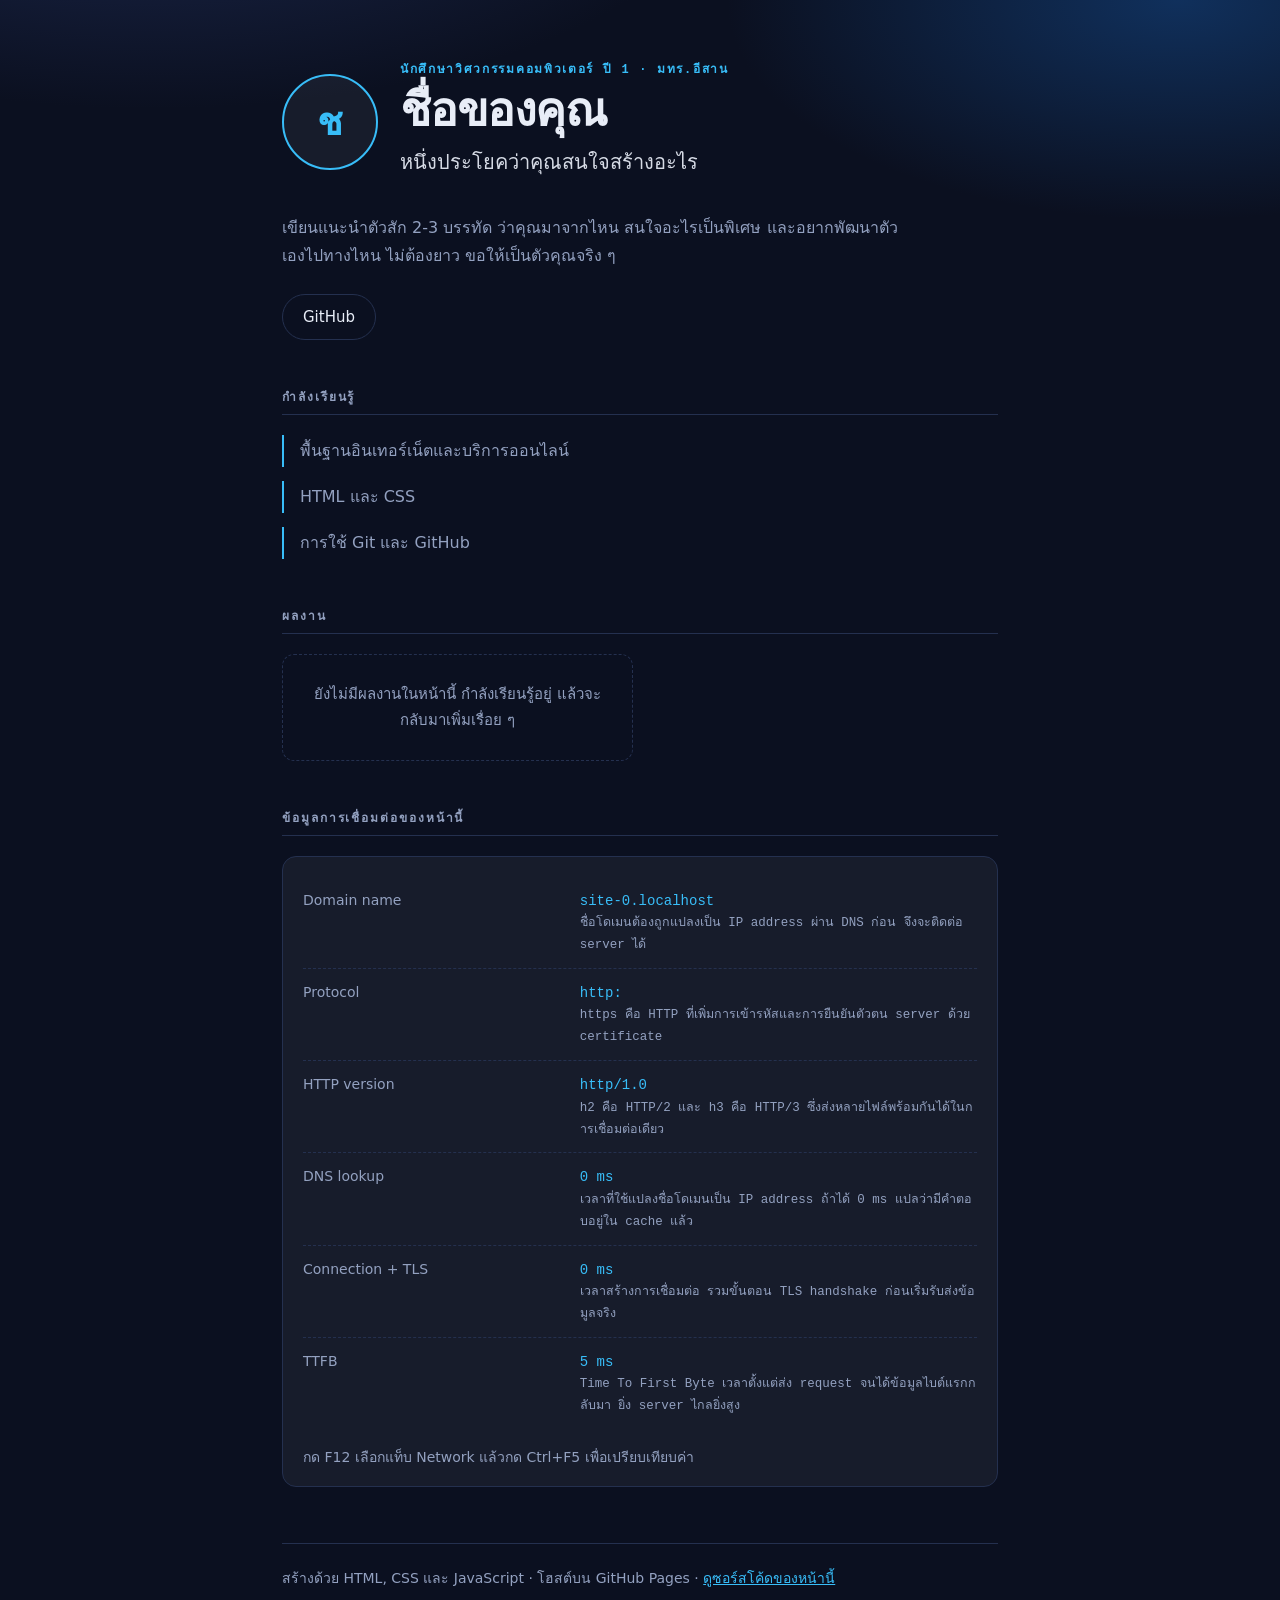
<file: starter/index.html>
<!doctype html>
<html lang="th">
<head>
<meta charset="utf-8">
<meta name="viewport" content="width=device-width, initial-scale=1">
<title>เว็บไซต์ของฉัน</title>
<link rel="icon" href="data:image/svg+xml,<svg xmlns='http://www.w3.org/2000/svg' viewBox='0 0 100 100'><text y='.9em' font-size='90'>⚡</text></svg>">

<!-- ==========================================================================
     แก้เฉพาะในกล่องนี้ก็พอ ส่วนอื่นของไฟล์ไม่ต้องแตะก็ได้
     ทุกช่องมีคำอธิบายกำกับว่าใส่อะไร
     ========================================================================== -->
<script>
const ME = {

  // GitHub username ของคุณ ใช้ดึงรูปโปรไฟล์มาแสดงอัตโนมัติ ไม่ต้องอัปโหลดรูปเอง
  github: "your-username",

  // ชื่อที่ต้องการให้แสดง ใช้ชื่อเล่นได้
  name: "ชื่อของคุณ",

  // บอกว่าคุณคือใคร สั้น ๆ
  role: "นักศึกษาวิศวกรรมคอมพิวเตอร์ ปี 1 · มทร.อีสาน",

  // หนึ่งประโยคว่าคุณสนใจสร้างอะไร เขียนให้เจาะจง อย่าเขียนกว้าง ๆ
  // ไม่ดี: "รักการเขียนโปรแกรม"   ดี: "อยากทำระบบรดน้ำต้นไม้ที่ดูพยากรณ์อากาศก่อนรดน้ำ"
  tagline: "หนึ่งประโยคว่าคุณสนใจสร้างอะไร",

  // แนะนำตัว 2-3 บรรทัด ว่ามาจากไหน สนใจอะไร กำลังจะไปทางไหน
  about: "เขียนแนะนำตัวสัก 2-3 บรรทัด ว่าคุณมาจากไหน สนใจอะไรเป็นพิเศษ และอยากพัฒนาตัวเองไปทางไหน ไม่ต้องยาว ขอให้เป็นตัวคุณจริง ๆ",

  // กำลังเรียนรู้อะไรอยู่ตอนนี้ ใส่ได้ 2-5 รายการ
  learning: [
    "พื้นฐานอินเทอร์เน็ตและบริการออนไลน์",
    "HTML และ CSS",
    "การใช้ Git และ GitHub",
  ],

  // ผลงาน ปี 1 เทอมแรกยังไม่มีก็ไม่เป็นไร ปล่อยว่างไว้ได้ หน้าเว็บจะขึ้นข้อความให้เอง
  // เมื่อมีงานแล้วค่อยเพิ่มทีละชิ้น เช่น
  // { title: "เครื่องวัดอุณหภูมิห้อง", desc: "ใช้ Arduino กับเซนเซอร์ DHT11", url: "" },
  works: [],

  // ช่องทางติดต่อ ใช้ลิงก์สาธารณะเท่านั้น อย่าใส่เบอร์โทรหรืออีเมลส่วนตัว
  links: [
    { label: "GitHub", url: "https://github.com/your-username" },
  ],

  // ธีมสี เลือกหนึ่งอย่าง: "ocean" | "sunset" | "forest" | "grape" | "mono" | "mono-light"
  theme: "ocean",

};
</script>

<style>
/* ---------- สีพื้นฐาน ทุกธีมใช้ร่วมกัน ---------- */
:root {
  --bg:#0b1020; --line:#24304f; --text:#e8edf7; --muted:#93a1c0;
  --surface:rgba(255,255,255,.05);      /* พื้นของการ์ดผลงานและแผงข้อมูล */
  --mono: ui-monospace,"SF Mono",Menlo,Consolas,monospace;
}

/* ---------- ธีมสี เลือกได้ที่ช่อง theme ด้านบน ไม่ต้องแก้ตรงนี้ ----------
   ห้าธีมแรกเปลี่ยนแค่สีเน้นกับแสงพื้นหลัง พื้นหลังยังเข้มเหมือนกันหมด
   จึงไม่มีทางเลือกจนอ่านไม่ออก                                          */
:root,
[data-theme="ocean"]  { --accent:#38bdf8; --accent-soft:#0ea5e9; --glow1:#1d2a52; --glow2:#10305c; }
[data-theme="sunset"] { --accent:#fb923c; --accent-soft:#f97316; --glow1:#4a2418; --glow2:#5c2b10; }
[data-theme="forest"] { --accent:#34d399; --accent-soft:#10b981; --glow1:#14342a; --glow2:#0f3d2e; }
[data-theme="grape"]  { --accent:#c084fc; --accent-soft:#a855f7; --glow1:#2e1d52; --glow2:#3d1a5c; }
[data-theme="mono"]   { --accent:#e2e8f0; --accent-soft:#cbd5e1; --glow1:#1e293b; --glow2:#0f172a; }

/* ธีมเดียวที่พลิกเป็นพื้นสว่าง จึงต้องเขียนยาวกว่าเพื่อน
   เพราะต้องกลับค่าพื้นหลัง ตัวอักษร เส้น และพื้นการ์ดใหม่ทั้งชุด */
[data-theme="mono-light"] {
  --accent:#334155; --accent-soft:#475569; --glow1:#dbe3ee; --glow2:#e6ebf3;
  --bg:#f7f9fc; --line:#ccd6e4; --text:#0f172a; --muted:#52627d;
  --surface:rgba(15,23,42,.04);
}

*{ box-sizing:border-box }

body{
  margin:0; min-height:100vh; color:var(--text);
  font-family:"Segoe UI","Noto Sans Thai",system-ui,sans-serif;
  line-height:1.75;                       /* ระยะห่างระหว่างบรรทัด อ่านง่ายขึ้นมาก */
  background:
    radial-gradient(1000px 460px at 12% -10%, var(--glow1) 0, transparent 60%),
    radial-gradient(820px 400px at 92% 0,   var(--glow2) 0, transparent 55%),
    var(--bg);
}

/* ความกว้างจำกัดไว้ ไม่ให้บรรทัดยาวจนตาไล่ไม่ทัน */
.wrap{ max-width:760px; margin:0 auto; padding:0 22px 80px }

/* ---------- ส่วนหัว ---------- */
.hero{ display:flex; gap:22px; align-items:center; padding:64px 0 8px; flex-wrap:wrap }
.avatar{
  width:96px; height:96px; border-radius:50%;
  border:2px solid var(--accent); object-fit:cover; flex-shrink:0;
  background:var(--surface);
}
/* ใช้แทนรูปโปรไฟล์ เมื่อโหลดรูปจาก GitHub ไม่สำเร็จ */
.avatar-fallback{
  width:96px; height:96px; border-radius:50%; flex-shrink:0;
  border:2px solid var(--accent); background:var(--surface);
  display:flex; align-items:center; justify-content:center;
  font-size:38px; font-weight:600; color:var(--accent);
}
.hero-text{ flex:1; min-width:240px }
.role{
  font:600 12px/1 var(--mono); letter-spacing:.14em;
  text-transform:uppercase; color:var(--accent); margin:0 0 8px;
}
h1{ font-size:clamp(30px,6vw,46px); line-height:1.15; margin:0 0 8px; letter-spacing:-.02em }
.tagline{ font-size:clamp(17px,2.6vw,20px); color:var(--text); margin:0; opacity:.92 }

.about{ color:var(--muted); margin:26px 0 0; max-width:62ch }

/* ---------- ปุ่มลิงก์ ---------- */
.links{ display:flex; flex-wrap:wrap; gap:10px; padding:0; margin:24px 0 0; list-style:none }
.links a{
  display:inline-block; border:1px solid var(--line); border-radius:999px;
  padding:9px 20px; color:var(--text); text-decoration:none; font-size:15px;
  transition:border-color .15s ease, color .15s ease;
}
.links a:hover, .links a:focus-visible{ border-color:var(--accent); color:var(--accent) }

/* ---------- หัวข้อของแต่ละส่วน ---------- */
section{ margin-top:52px }
h2{
  font:600 12px/1 var(--mono); letter-spacing:.16em; text-transform:uppercase;
  color:var(--muted); border-bottom:1px solid var(--line);
  padding-bottom:10px; margin:0 0 20px;
}

/* ---------- รายการกำลังเรียนรู้ ---------- */
.learning{ list-style:none; padding:0; margin:0 }
.learning li{
  border-left:2px solid var(--accent); padding:2px 0 2px 16px;
  margin-bottom:14px; color:var(--muted);
}

/* ---------- ผลงาน ---------- */
.works{ display:grid; gap:14px; grid-template-columns:repeat(auto-fill,minmax(240px,1fr)) }
.work{
  border:1px solid var(--line); border-radius:12px; padding:16px 18px;
  background:var(--surface);
}
.work h3{ margin:0 0 6px; font-size:17px }
.work p{ margin:0; color:var(--muted); font-size:14.5px }
.work a{ color:var(--accent); text-decoration:none; font-size:14px; display:inline-block; margin-top:10px }
.work a:hover{ text-decoration:underline }
.empty{
  border:1px dashed var(--line); border-radius:12px; padding:26px 20px;
  color:var(--muted); text-align:center; font-size:15px;
}

/* ---------- แผงข้อมูลการเชื่อมต่อ ---------- */
.panel{ border:1px solid var(--line); border-radius:14px; background:var(--surface); padding:4px 20px 16px }
.row{
  display:grid; grid-template-columns:minmax(130px,1fr) minmax(0,1.5fr); gap:12px;
  padding:11px 0; border-bottom:1px dashed var(--line); align-items:baseline;
}
.row:last-of-type{ border-bottom:0 }
.row dt{ color:var(--muted); font-size:14px; margin:0 }
.row dd{ margin:0; font-family:var(--mono); font-size:14px; color:var(--accent); word-break:break-all }
.row .note{ display:block; color:var(--muted); font-family:inherit; font-size:12.5px }
.hint{ color:var(--muted); font-size:14px; margin:14px 0 0 }

footer{ margin-top:56px; padding-top:22px; border-top:1px solid var(--line); color:var(--muted); font-size:14px }
footer a{ color:var(--accent) }

/* ---------- จอมือถือ ---------- */
@media (max-width:520px){
  .hero{ padding-top:44px; gap:16px }
  .avatar, .avatar-fallback{ width:72px; height:72px; font-size:28px }
  .row{ grid-template-columns:1fr; gap:2px }
}
</style>
</head>
<body>
<div class="wrap">

  <header class="hero">
    <img class="avatar" id="avatar" alt="" width="96" height="96">
    <div class="hero-text">
      <p class="role" id="role"></p>
      <h1 id="name"></h1>
      <p class="tagline" id="tagline"></p>
    </div>
  </header>
  <p class="about" id="about"></p>
  <ul class="links" id="links"></ul>

  <section>
    <h2>กำลังเรียนรู้</h2>
    <ul class="learning" id="learning"></ul>
  </section>

  <section>
    <h2>ผลงาน</h2>
    <div class="works" id="works"></div>
  </section>

  <!-- ค่าทุกตัวในแผงนี้ browser วัดจากการโหลดหน้านี้จริง ไม่ได้เขียนค้างไว้
       เปรียบเทียบกับ DevTools (F12) แท็บ Network ได้ ค่าควรสอดคล้องกัน -->
  <section>
    <h2>ข้อมูลการเชื่อมต่อของหน้านี้</h2>
    <div class="panel">
      <dl id="netpanel"></dl>
      <p class="hint">กด F12 เลือกแท็บ Network แล้วกด Ctrl+F5 เพื่อเปรียบเทียบค่า</p>
    </div>
  </section>

  <footer>
    สร้างด้วย HTML, CSS และ JavaScript · โฮสต์บน GitHub Pages ·
    <a id="repolink" href="https://github.com">ดูซอร์สโค้ดของหน้านี้</a>
  </footer>
</div>

<script>
const $ = (id) => document.getElementById(id);

/* ---------- 1) นำข้อมูลจากกล่อง ME มาแสดง ---------- */
document.title = ME.name;
document.documentElement.dataset.theme = ME.theme || 'ocean';

$('role').textContent    = ME.role;
$('name').textContent    = ME.name;
$('tagline').textContent = ME.tagline;
$('about').textContent   = ME.about;

/* รูปโปรไฟล์ดึงจาก GitHub อัตโนมัติ ไม่ต้องอัปโหลดรูปเอง
   ถ้าโหลดไม่สำเร็จ (พิมพ์ username ผิด หรือเน็ตมีปัญหา) จะแสดงตัวอักษรแรกของชื่อแทน
   หน้าเว็บจะได้ไม่มีรูปแตกค้างอยู่ */
const avatar = $('avatar');
avatar.alt = 'รูปโปรไฟล์ของ ' + ME.name;
avatar.addEventListener('error', () => {
  const box = document.createElement('div');
  box.className = 'avatar-fallback';
  box.setAttribute('aria-hidden', 'true');
  box.textContent = (ME.name || '?').trim().charAt(0);
  avatar.replaceWith(box);
});
avatar.src = 'https://github.com/' + ME.github + '.png?size=192';

for (const item of ME.learning || []) {
  const li = document.createElement('li');
  li.textContent = item;          // ใช้ textContent เสมอ ปลอดภัยกว่า innerHTML
  $('learning').appendChild(li);
}

for (const link of ME.links || []) {
  const a = document.createElement('a');
  a.href = link.url;
  a.textContent = link.label;
  a.rel = 'noopener noreferrer';
  const li = document.createElement('li');
  li.appendChild(a);
  $('links').appendChild(li);
}

/* ผลงานยังว่างได้ ปี 1 เทอมแรกเป็นเรื่องปกติ */
if (!ME.works || ME.works.length === 0) {
  const box = document.createElement('div');
  box.className = 'empty';
  box.textContent = 'ยังไม่มีผลงานในหน้านี้ กำลังเรียนรู้อยู่ แล้วจะกลับมาเพิ่มเรื่อย ๆ';
  $('works').appendChild(box);
} else {
  for (const w of ME.works) {
    const card = document.createElement('div');
    card.className = 'work';
    const h3 = document.createElement('h3');
    h3.textContent = w.title;
    const p = document.createElement('p');
    p.textContent = w.desc;
    card.append(h3, p);
    if (w.url) {
      const a = document.createElement('a');
      a.href = w.url;
      a.textContent = 'ดูผลงาน ↗';
      a.rel = 'noopener noreferrer';
      card.appendChild(a);
    }
    $('works').appendChild(card);
  }
}

$('repolink').href = 'https://github.com/' + ME.github + '/' + ME.github + '.github.io';

/* ---------- 2) แผงข้อมูลการเชื่อมต่อ อ่านค่าจริงจาก Performance API ---------- */
function ms(v) {
  /* 0 ms ไม่ได้แปลว่าไม่มีค่า แต่แปลว่า browser ข้ามขั้นนั้นเพราะมีข้อมูลใน cache อยู่แล้ว */
  if (typeof v !== 'number' || v < 0 || Number.isNaN(v)) return '—';
  return Math.round(v) + ' ms';
}

window.addEventListener('load', () => setTimeout(() => {
  const nav = performance.getEntriesByType('navigation')[0];
  const rows = [
    ['Domain name', location.hostname || '(เปิดจากไฟล์ในเครื่อง)',
     'ชื่อโดเมนต้องถูกแปลงเป็น IP address ผ่าน DNS ก่อน จึงจะติดต่อ server ได้'],
    ['Protocol', location.protocol,
     'https คือ HTTP ที่เพิ่มการเข้ารหัสและการยืนยันตัวตน server ด้วย certificate'],
  ];
  if (nav) rows.push(
    ['HTTP version', nav.nextHopProtocol || '—',
     'h2 คือ HTTP/2 และ h3 คือ HTTP/3 ซึ่งส่งหลายไฟล์พร้อมกันได้ในการเชื่อมต่อเดียว'],
    ['DNS lookup', ms(nav.domainLookupEnd - nav.domainLookupStart),
     'เวลาที่ใช้แปลงชื่อโดเมนเป็น IP address ถ้าได้ 0 ms แปลว่ามีคำตอบอยู่ใน cache แล้ว'],
    ['Connection + TLS', ms(nav.connectEnd - nav.connectStart),
     'เวลาสร้างการเชื่อมต่อ รวมขั้นตอน TLS handshake ก่อนเริ่มรับส่งข้อมูลจริง'],
    ['TTFB', ms(nav.responseStart - nav.requestStart),
     'Time To First Byte เวลาตั้งแต่ส่ง request จนได้ข้อมูลไบต์แรกกลับมา ยิ่ง server ไกลยิ่งสูง'],
  );

  for (const [label, value, note] of rows) {
    const row = document.createElement('div');
    row.className = 'row';
    const dt = document.createElement('dt');
    dt.textContent = label;
    const dd = document.createElement('dd');
    dd.textContent = value;
    const small = document.createElement('span');
    small.className = 'note';
    small.textContent = note;
    dd.appendChild(small);
    row.append(dt, dd);
    $('netpanel').appendChild(row);
  }
}, 0));
</script>
</body>
</html>
</file>
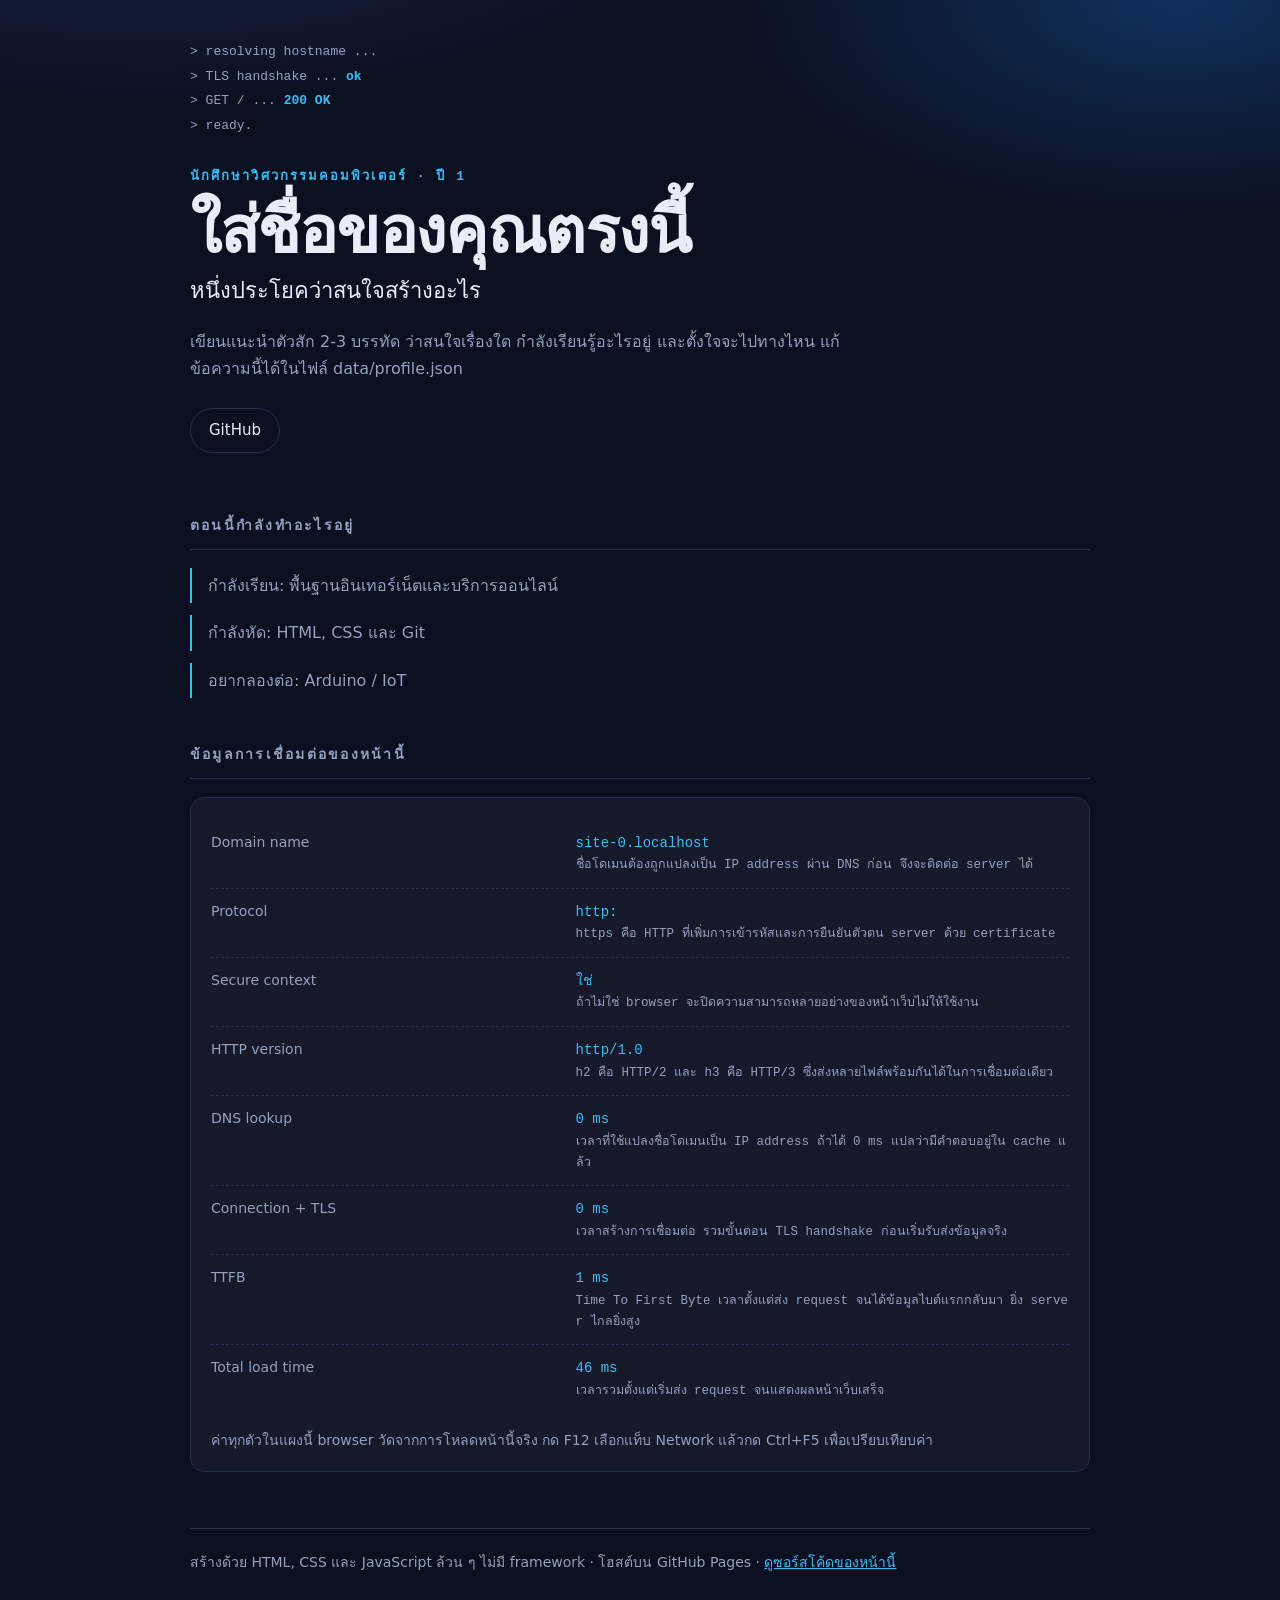
<file: starter/bonus/index.html>
<!doctype html>
<html lang="th">
<head>
  <meta charset="utf-8">
  <meta name="viewport" content="width=device-width, initial-scale=1">

  <!-- ชื่อที่แสดงบนแท็บของ browser แก้ให้เป็นชื่อของตนเอง -->
  <title>เว็บไซต์ของฉัน</title>
  <meta name="description" content="เว็บไซต์ส่วนตัวของนักศึกษาวิศวกรรมคอมพิวเตอร์">

  <link rel="stylesheet" href="style.css">

  <!-- ไอคอนบนแท็บของ browser เปลี่ยนอิโมจิในบรรทัดนี้ได้ -->
  <link rel="icon" href="data:image/svg+xml,<svg xmlns='http://www.w3.org/2000/svg' viewBox='0 0 100 100'><text y='.9em' font-size='90'>⚡</text></svg>">
</head>
<body>
<div class="wrap">

  <!-- ข้อความวิ่งตอนเปิดหน้า เปลี่ยนคำได้ตามใจ -->
  <div class="boot" aria-hidden="true">
    <span>&gt; resolving hostname ...</span>
    <span>&gt; TLS handshake ... <b>ok</b></span>
    <span>&gt; GET / ... <b>200 OK</b></span>
    <span>&gt; ready.</span>
  </div>

  <header class="hero">
    <p class="role" id="role">กำลังโหลด...</p>
    <h1 id="name">—</h1>
    <p class="tagline" id="tagline"></p>
    <p class="about" id="about"></p>
    <ul class="links" id="links"></ul>
  </header>

  <section>
    <h2>ตอนนี้กำลังทำอะไรอยู่</h2>
    <ul class="now" id="now"></ul>
  </section>

  <!-- =========================================================
       แผงนี้ไม่ได้พิมพ์ค่าไว้ล่วงหน้า
       ค่าทุกตัวด้านล่าง browser วัดจากการโหลดหน้านี้จริง
       เปรียบเทียบกับ DevTools > Network ได้ ค่าควรสอดคล้องกัน
       ========================================================= -->
  <section>
    <h2>ข้อมูลการเชื่อมต่อของหน้านี้</h2>
    <div class="panel">
      <dl class="rows" id="netpanel"></dl>
      <p class="hint">
        ค่าทุกตัวในแผงนี้ browser วัดจากการโหลดหน้านี้จริง กด F12 เลือกแท็บ Network
        แล้วกด Ctrl+F5 เพื่อเปรียบเทียบค่า
      </p>
    </div>
  </section>

  <footer>
    สร้างด้วย HTML, CSS และ JavaScript ล้วน ๆ ไม่มี framework
    · โฮสต์บน GitHub Pages
    · <a id="repolink" href="https://github.com">ดูซอร์สโค้ดของหน้านี้</a>
  </footer>

</div>

<script>
/* ============================================================
   1) ดึงข้อมูลตัวเองจากไฟล์ data/profile.json
   สังเกตว่าไฟล์ HTML ไม่ได้เก็บชื่อไว้เลย แต่ไปขอข้อมูลจากอีกไฟล์หนึ่ง
   นี่คือการแยกข้อมูลออกจากการแสดงผล เปิด DevTools > Network แล้วรีเฟรช
   จะเห็นว่า profile.json เป็นอีก request หนึ่งแยกต่างหาก
   ============================================================ */
const $ = (id) => document.getElementById(id);

fetch('data/profile.json')
  .then((res) => {
    if (!res.ok) throw new Error('HTTP ' + res.status);
    return res.json();
  })
  .then(render)
  .catch((err) => {
    $('name').textContent = 'โหลด profile.json ไม่สำเร็จ';
    $('tagline').textContent = String(err);
    $('about').textContent =
      'หากเปิดไฟล์นี้ด้วยการดับเบิลคลิกจากเครื่อง (URL ขึ้นต้นด้วย file://) ' +
      'browser จะบล็อกการอ่านไฟล์อื่นตามกฎ same-origin ' +
      'ให้เปิดผ่าน URL ของ GitHub Pages แทน';
  });

function render(p) {
  document.title = p.name || 'เว็บไซต์ของฉัน';
  if (p.accent) document.documentElement.style.setProperty('--accent', p.accent);

  $('role').textContent = p.role || '';
  $('name').textContent = p.name || '';
  $('tagline').textContent = p.tagline || '';
  $('about').textContent = p.about || '';

  $('now').innerHTML = '';
  (p.now || []).forEach((item) => {
    const li = document.createElement('li');
    li.textContent = item;          // ใช้ textContent เสมอ ปลอดภัยกว่า innerHTML
    $('now').appendChild(li);
  });

  $('links').innerHTML = '';
  (p.links || []).forEach((link) => {
    const a = document.createElement('a');
    a.href = link.url;
    a.textContent = link.label;
    a.rel = 'noopener noreferrer';
    const li = document.createElement('li');
    li.appendChild(a);
    $('links').appendChild(li);
  });
}

/* ============================================================
   2) แผงข้อมูลการเชื่อมต่อ
   Performance API ของ browser เก็บเวลาของทุกช่วงในการโหลดหน้านี้ไว้
   โค้ดส่วนนี้เพียงอ่านค่าออกมาแสดงผล
   ============================================================ */
function ms(value) {
  /* 0 ms ไม่ใช่ "ไม่มีค่า" แต่แปลว่าbrowserข้ามขั้นนั้นไปเพราะจำคำตอบไว้แล้ว */
  if (typeof value !== 'number' || value < 0 || Number.isNaN(value)) return '—';
  return Math.round(value) + ' ms';
}

function buildNetPanel() {
  const nav = performance.getEntriesByType('navigation')[0];
  const rows = [
    ['Domain name', location.hostname || '(เปิดจากไฟล์ในเครื่อง)',
     'ชื่อโดเมนต้องถูกแปลงเป็น IP address ผ่าน DNS ก่อน จึงจะติดต่อ server ได้'],
    ['Protocol', location.protocol,
     'https คือ HTTP ที่เพิ่มการเข้ารหัสและการยืนยันตัวตน server ด้วย certificate'],
    ['Secure context', window.isSecureContext ? 'ใช่' : 'ไม่ใช่',
     'ถ้าไม่ใช่ browser จะปิดความสามารถหลายอย่างของหน้าเว็บไม่ให้ใช้งาน'],
  ];

  if (nav) {
    rows.push(
      ['HTTP version', nav.nextHopProtocol || '—',
       'h2 คือ HTTP/2 และ h3 คือ HTTP/3 ซึ่งส่งหลายไฟล์พร้อมกันได้ในการเชื่อมต่อเดียว'],
      ['DNS lookup', ms(nav.domainLookupEnd - nav.domainLookupStart),
       'เวลาที่ใช้แปลงชื่อโดเมนเป็น IP address ถ้าได้ 0 ms แปลว่ามีคำตอบอยู่ใน cache แล้ว'],
      ['Connection + TLS', ms(nav.connectEnd - nav.connectStart),
       'เวลาสร้างการเชื่อมต่อ รวมขั้นตอน TLS handshake ก่อนเริ่มรับส่งข้อมูลจริง'],
      ['TTFB', ms(nav.responseStart - nav.requestStart),
       'Time To First Byte เวลาตั้งแต่ส่ง request จนได้ข้อมูลไบต์แรกกลับมา ยิ่ง server ไกลยิ่งสูง'],
      ['Total load time', ms(nav.duration),
       'เวลารวมตั้งแต่เริ่มส่ง request จนแสดงผลหน้าเว็บเสร็จ']
    );
  }

  const dl = $('netpanel');
  rows.forEach(([label, value, note]) => {
    const div = document.createElement('div');
    div.className = 'row';
    const dt = document.createElement('dt');
    dt.textContent = label;
    const dd = document.createElement('dd');
    dd.textContent = value;
    const small = document.createElement('span');
    small.className = 'note';
    small.textContent = note;
    dd.appendChild(small);
    div.append(dt, dd);
    dl.appendChild(div);
  });
}

/* รอให้หน้าโหลดเสร็จก่อน ค่า duration จึงจะครบ */
window.addEventListener('load', () => setTimeout(buildNetPanel, 0));

/* สร้างลิงก์ไปยัง repository ของผู้ใช้เองโดยอัตโนมัติ */
if (location.hostname.endsWith('.github.io')) {
  const user = location.hostname.replace('.github.io', '');
  $('repolink').href = 'https://github.com/' + user + '/' + user + '.github.io';
}
</script>
</body>
</html>
</file>
<file: starter/bonus/style.css>
/* ============================================================
   สไตล์ของเว็บไซต์
   เปลี่ยนสีหลักได้ที่ค่า accent ในไฟล์ data/profile.json
   แก้ไขหรือเขียนใหม่ทั้งไฟล์ได้ตามต้องการ
   ============================================================ */

:root {
  --bg: #0b1020;
  --panel: rgba(255, 255, 255, 0.04);
  --line: #24304f;
  --text: #e8edf7;
  --muted: #93a1c0;
  --accent: #38bdf8;
  --mono: ui-monospace, "SF Mono", "Cascadia Mono", Menlo, Consolas, monospace;
}

* { box-sizing: border-box; }

body {
  margin: 0;
  min-height: 100vh;
  background:
    radial-gradient(1000px 460px at 12% -10%, #1d2a52 0%, transparent 60%),
    radial-gradient(820px 400px at 92% 0%, #10305c 0%, transparent 55%),
    var(--bg);
  color: var(--text);
  font-family: "Segoe UI", "Noto Sans Thai", system-ui, -apple-system, sans-serif;
  line-height: 1.7;
}

.wrap { max-width: 940px; margin: 0 auto; padding: 0 20px 80px; }

/* ---------- boot log: ข้อความที่แสดงตอนเปิดหน้าเว็บ ---------- */
.boot {
  font: 13px/1.9 var(--mono);
  color: var(--muted);
  padding: 40px 0 0;
  min-height: 132px;
}
.boot span { display: block; opacity: 0; animation: fadein .28s ease forwards; }
.boot span:nth-child(1) { animation-delay: .05s; }
.boot span:nth-child(2) { animation-delay: .30s; }
.boot span:nth-child(3) { animation-delay: .55s; }
.boot span:nth-child(4) { animation-delay: .80s; }
.boot b { color: var(--accent); font-weight: 600; }
@keyframes fadein { to { opacity: 1; } }

/* ---------- หัวเว็บ ---------- */
.hero { padding: 18px 0 8px; }
.hero h1 {
  font-size: clamp(36px, 7vw, 64px);
  line-height: 1.1;
  margin: 8px 0 6px;
  letter-spacing: -0.02em;
}
.role {
  font: 600 13px/1 var(--mono);
  letter-spacing: .16em;
  text-transform: uppercase;
  color: var(--accent);
}
.tagline { font-size: clamp(18px, 3vw, 22px); color: var(--text); margin: 0 0 18px; max-width: 60ch; }
.about { color: var(--muted); max-width: 66ch; margin: 0 0 26px; }

.links { display: flex; flex-wrap: wrap; gap: 10px; padding: 0; margin: 0 0 8px; list-style: none; }
.links a {
  display: inline-block;
  border: 1px solid var(--line);
  border-radius: 999px;
  padding: 9px 18px;
  color: var(--text);
  text-decoration: none;
  font-size: 15px;
  transition: border-color .15s ease, color .15s ease;
}
.links a:hover, .links a:focus-visible { border-color: var(--accent); color: var(--accent); }

/* ---------- ส่วนเนื้อหาทั่วไป ---------- */
section { margin-top: 46px; }
h2 {
  font-size: 14px;
  font-family: var(--mono);
  letter-spacing: .16em;
  text-transform: uppercase;
  color: var(--muted);
  border-bottom: 1px solid var(--line);
  padding-bottom: 10px;
  margin: 0 0 18px;
}
.now { list-style: none; padding: 0; margin: 0; }
.now li {
  border-left: 2px solid var(--accent);
  padding: 4px 0 4px 16px;
  margin-bottom: 12px;
  color: var(--muted);
}

/* ---------- แผงข้อมูลการเชื่อมต่อ ---------- */
.panel {
  border: 1px solid var(--line);
  border-radius: 14px;
  background: var(--panel);
  padding: 6px 20px 18px;
}
.panel .hint { color: var(--muted); font-size: 14px; margin: 14px 0 0; }
.rows { display: grid; gap: 0; }
.row {
  display: grid;
  grid-template-columns: minmax(140px, 1fr) minmax(0, 1.4fr);
  gap: 12px;
  padding: 11px 0;
  border-bottom: 1px dashed var(--line);
  align-items: baseline;
}
.row:last-child { border-bottom: 0; }
.row dt { color: var(--muted); font-size: 14px; margin: 0; }
.row dd {
  margin: 0;
  font-family: var(--mono);
  font-size: 14px;
  color: var(--accent);
  word-break: break-all;
}
.row .note { display: block; color: var(--muted); font-family: inherit; font-size: 12.5px; }

footer {
  margin-top: 56px;
  padding-top: 22px;
  border-top: 1px solid var(--line);
  color: var(--muted);
  font-size: 14px;
}
footer a { color: var(--accent); }

@media (prefers-reduced-motion: reduce) {
  .boot span { opacity: 1; animation: none; }
}
</file>
